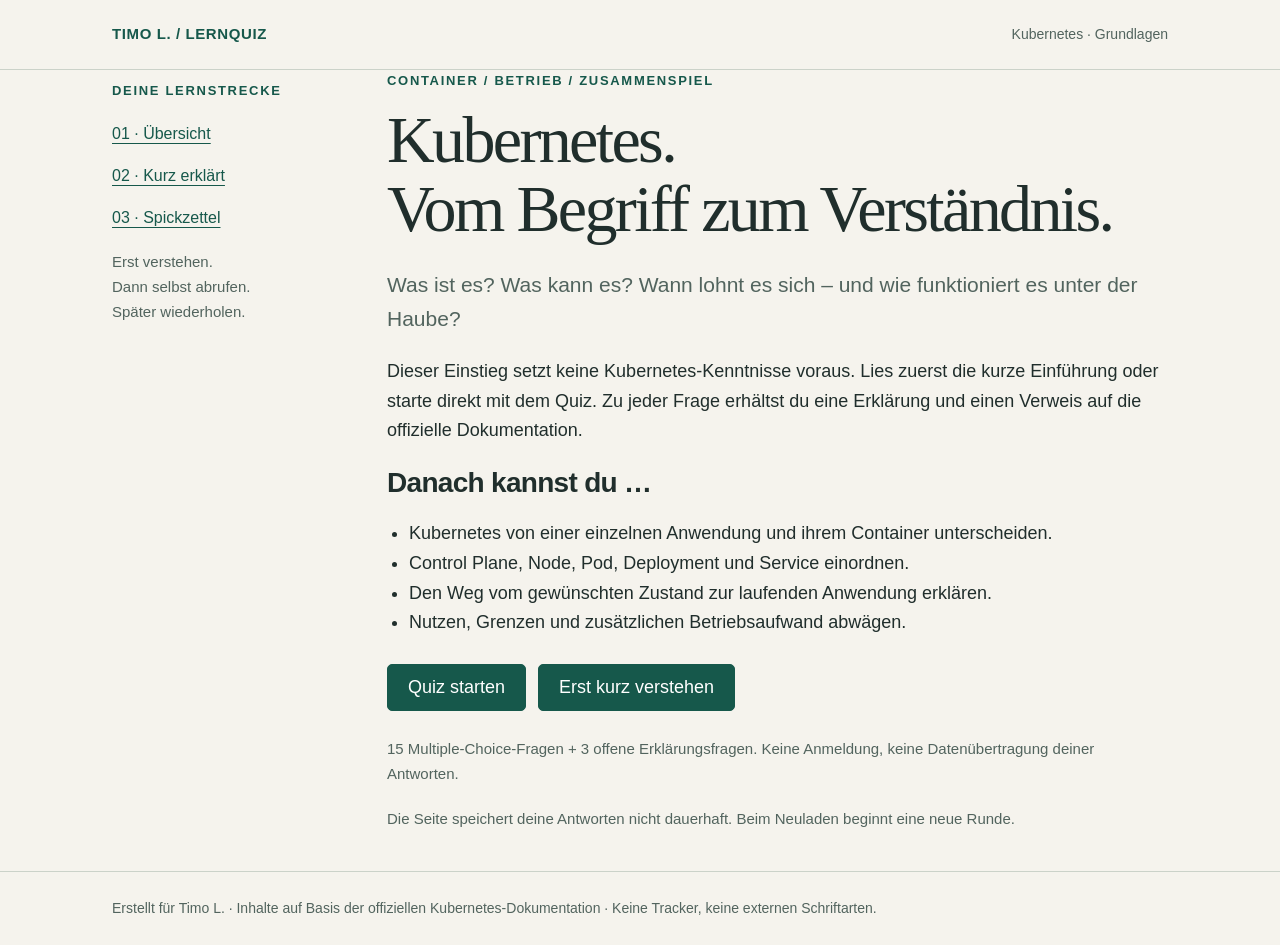
<file: quiz/kubernetes-grundlagen/index.html>
<!doctype html>
<html lang="de"><head><meta charset="utf-8"><meta name="viewport" content="width=device-width,initial-scale=1"><meta name="description" content="Kubernetes verstehen: kompakter Einstieg und interaktives Lernquiz mit 18 Fragen, erklärten Lösungen und Wiederholung."><title>Kubernetes verstehen · Lernquiz</title><link rel="icon" href="data:,"><link rel="stylesheet" href="assets/style.css"><script src="assets/app.js" defer></script></head>
<body><a class="skip" href="#content">Zum Inhalt</a><header><div class="shell"><a href="#" data-home class="brand">TIMO L. / LERNQUIZ</a><span class="meta">Kubernetes · Grundlagen</span></div></header>
<main id="content" class="shell"><div class="layout"><aside class="rail"><p class="eyebrow">Deine Lernstrecke</p><ol><li><a href="#" data-home>01 · Übersicht</a></li><li><a href="#primer" data-primer>02 · Kurz erklärt</a></li><li><a href="reference.html">03 · Spickzettel</a></li></ol><p class="hint">Erst verstehen.<br>Dann selbst abrufen.<br>Später wiederholen.</p></aside><div>
<section id="welcome"><p class="eyebrow">Container / Betrieb / Zusammenspiel</p><h1>Kubernetes.<br>Vom Begriff zum Verständnis.</h1><p class="lead">Was ist es? Was kann es? Wann lohnt es sich – und wie funktioniert es unter der Haube?</p><p>Dieser Einstieg setzt keine Kubernetes-Kenntnisse voraus. Lies zuerst die kurze Einführung oder starte direkt mit dem Quiz. Zu jeder Frage erhältst du eine Erklärung und einen Verweis auf die offizielle Dokumentation.</p><h2>Danach kannst du …</h2><ul class="goals"><li>Kubernetes von einer einzelnen Anwendung und ihrem Container unterscheiden.</li><li>Control Plane, Node, Pod, Deployment und Service einordnen.</li><li>Den Weg vom gewünschten Zustand zur laufenden Anwendung erklären.</li><li>Nutzen, Grenzen und zusätzlichen Betriebsaufwand abwägen.</li></ul><div class="actions"><button id="start" type="button" disabled>Quiz starten</button><a class="button" href="#primer" data-primer>Erst kurz verstehen</a></div><p id="load-status" class="hint" role="status">Fragen werden geladen …</p><p class="hint">Die Seite speichert deine Antworten nicht dauerhaft. Beim Neuladen beginnt eine neue Runde.</p><noscript>Für das interaktive Quiz bitte JavaScript aktivieren. Der <a href="reference.html">Spickzettel</a> funktioniert auch ohne JavaScript.</noscript></section>
<section id="primer" hidden><p class="eyebrow">Die kurze Einführung</p><h1>Du beschreibst das Ziel.<br>Kubernetes regelt nach.</h1><div class="lesson-section"><h2>1. Was ist Kubernetes?</h2><p><strong>Kubernetes ist eine Open-Source-Plattform zur Orchestrierung containerisierter Anwendungen.</strong> Ein Container verpackt eine Anwendung mit ihrer Laufzeitumgebung. Kubernetes koordiniert, auf welchen Maschinen solche Container laufen, wie viele Kopien benötigt werden und wie Änderungen kontrolliert ausgerollt werden.</p><p>Stell dir eine Webanwendung vor, die mehrfach laufen soll. Statt jede Instanz einzeln auf einem Server zu starten und nach Ausfällen händisch zu ersetzen, beschreibst du einen gewünschten Zustand. Kubernetes versucht fortlaufend, diesen Zustand herzustellen und zu erhalten.</p><p class="source">Quelle: <a href="https://kubernetes.io/docs/concepts/overview/">Kubernetes Overview</a></p></div>
<div class="lesson-section"><h2>2. Wofür braucht man es?</h2><p>Es hilft beim wiederholbaren Betrieb von Anwendungen: Pods verteilen, Replikate verwalten, Versionen schrittweise aktualisieren und Netzwerkzugänge bereitstellen. Eingerichtete Autoskalierung kann die Zahl der Replikate anhand von Lastmetriken anpassen. Mehr Replikate bedeuten allerdings nicht automatisch mehr verfügbare Server.</p><p><strong>Eigene Einordnung:</strong> Bei vielen Diensten, häufigen Updates und mehreren Betriebsverantwortlichen kann diese gemeinsame Steuerung nützlich sein. Für wenige einfache Anwendungen auf einem einzelnen Rechner kann ein einfacheres Container-Setup genügen. Kubernetes ist kein Selbstzweck: Der Nutzen muss den Aufwand für Betrieb und Fehlersuche rechtfertigen.</p><p class="source">Grundlagen: <a href="https://kubernetes.io/docs/concepts/overview/">Overview</a> und <a href="https://kubernetes.io/docs/concepts/workloads/autoscaling/horizontal-pod-autoscale/">Horizontal Pod Autoscaling</a>. Die Abwägung ist eine Orientierung, keine allgemeine Pflichtempfehlung.</p></div>
<div class="lesson-section"><h2>3. Welche Bausteine gibt es?</h2><dl class="terms"><dt>Cluster</dt><dd>Das Gesamtsystem aus Control Plane und Maschinen mit Worker-Rolle.</dd><dt>Control Plane</dt><dd>Steuert den Cluster. API-Server, Controller, Scheduler und der Zustandsdatenspeicher etcd übernehmen unterschiedliche Aufgaben.</dd><dt>Node</dt><dd>Eine ausführende Maschine, virtuell oder physisch. Dort laufen kubelet und Container-Runtime.</dd><dt>Pod</dt><dd>Kleinste bereitstellbare Einheit: ein oder mehrere eng zusammengehörende Container mit gemeinsamem Netzwerk und gegebenenfalls gemeinsam genutztem Speicher.</dd><dt>Deployment</dt><dd>Beschreibt für geeignete Anwendungen gewünschte Pod-Vorlage, Replikate und Update-Verhalten; verwaltet dafür ReplicaSets.</dd><dt>Service</dt><dd>Stabiler Netzwerkzugang zu einer ausgewählten Gruppe von Pods – unabhängig davon, welche einzelnen Pods gerade existieren.</dd></dl><p class="source">Quellen: <a href="https://kubernetes.io/docs/concepts/overview/components/">Komponenten</a>, <a href="https://kubernetes.io/docs/concepts/workloads/pods/">Pods</a>, <a href="https://kubernetes.io/docs/concepts/workloads/controllers/deployment/">Deployments</a>, <a href="https://kubernetes.io/docs/concepts/services-networking/service/">Services</a>.</p></div>
<div class="lesson-section"><h2>4. Wie wird daraus eine laufende App?</h2><div class="flow">Konfiguration → API-Server → Controller → Pods → Scheduler → Node mit kubelet + Runtime</div><ol><li>Du übermittelst ein Deployment, zum Beispiel mit dem Ziel „drei Replikate dieser Webanwendung“.</li><li>Die API nimmt die Konfiguration entgegen; der Cluster-Zustand wird gespeichert.</li><li>Deployment- und ReplicaSet-Controller veranlassen die notwendigen Pod-Objekte.</li><li>Der Scheduler ordnet neue Pods geeigneten Nodes zu.</li><li>Das kubelet des jeweiligen Nodes sorgt mit der Runtime dafür, dass die beschriebenen Container ausgeführt werden.</li><li>Die Regelkreise bleiben aktiv: Fehlt eine gewünschte Replik, wird Ersatz veranlasst. Fehlen Kapazität oder andere Voraussetzungen, kann ein Pod trotzdem nicht starten.</li></ol><p>Die Pfeile sind eine Lernvereinfachung. Die Komponenten kommunizieren über die Kubernetes-API; es ist keine einmalige direkte Befehlsübergabe von Komponente zu Komponente.</p><p class="source">Quellen: <a href="https://kubernetes.io/docs/concepts/overview/components/">Komponenten</a> und <a href="https://kubernetes.io/docs/concepts/architecture/controller/">Controller und Regelkreise</a>.</p></div>
<div class="lesson-section"><h2>5. Was passiert bei Problemen?</h2><p><strong>Readiness:</strong> Ist die Anwendung bereit für Anfragen? Schlägt die Prüfung fehl, soll der betroffene Pod keinen regulären Service-Traffic erhalten. <strong>Liveness:</strong> Muss ein Container wegen eines ungesunden Zustands neu gestartet werden? Das sind unterschiedliche Fragen – und Prüfungen müssen sinnvoll konfiguriert sein.</p><p><strong>Updates:</strong> Ein Rolling Update ersetzt alte Pods schrittweise. Das hilft beim kontrollierten Versionswechsel, ist aber keine Garantie für unterbrechungsfreien Betrieb.</p><p class="source">Quellen: <a href="https://kubernetes.io/docs/concepts/workloads/pods/probes/">Probes</a> und <a href="https://kubernetes.io/docs/concepts/workloads/controllers/deployment/">Deployments</a>.</p></div>
<div class="lesson-section"><h2>6. Wo liegen die Grenzen?</h2><p>Kubernetes schreibt und repariert nicht deine Anwendungslogik. Sicherheitsregeln, Überwachung, Backups und ein tragfähiges Cluster-Design bleiben Aufgaben des Betriebs. Persistenter Speicher ist kein Backup. Ein als Base64 dargestelltes Secret ist nicht dadurch verschlüsselt.</p><p class="source">Quellen: <a href="https://kubernetes.io/docs/concepts/overview/">Was Kubernetes nicht ist</a>, <a href="https://kubernetes.io/docs/concepts/storage/persistent-volumes/">Persistent Volumes</a>, <a href="https://kubernetes.io/docs/concepts/configuration/secret/">Secrets</a>.</p></div><div class="actions"><button id="start-after-primer" type="button" disabled>Jetzt Wissen abrufen</button><a class="button" href="reference.html">Spickzettel öffnen</a></div><p class="hint">Unklar? Frag deinen Agenten nach einer anderen Erklärung oder einem konkreten Beispiel.</p></section>
<section id="quiz" hidden><div class="quiz-top"><span id="question-count"></span><span id="question-topic"></span></div><label for="progress" class="hint">Beantwortete Fragen</label><progress id="progress" value="0" max="18"></progress><div class="panel"><form id="quiz-form"><fieldset><legend id="question-heading" tabindex="-1"></legend><div id="question-body"></div></fieldset><p id="status" role="alert"></p><div class="actions"><button id="check" type="submit">Antwort prüfen</button></div></form><div id="feedback" class="feedback" aria-live="polite" hidden></div><div class="actions"><button id="next" type="button" hidden>Nächste Frage</button></div></div><p class="hint">Offene Fragen bewertest du selbst anhand einer Musterlösung. Persönliche Antworten bleiben nur im Arbeitsspeicher dieser Seite.</p></section>
<section id="results" hidden><p class="eyebrow">Deine Auswertung</p><h1 id="results-heading" tabindex="-1">Was sitzt –<br>was braucht noch Zeit?</h1><div class="panel"><p class="results-number" id="score"></p><p id="score-note"></p><p class="hint" id="recall-score"></p></div><div id="review-summary" class="lesson-section"></div><div class="actions"><button id="repeat" type="button">Schwierige Fragen wiederholen</button><button id="restart" type="button" class="secondary">Alles neu starten</button><button id="back-home" type="button" class="secondary">Zur Übersicht</button></div><p>Vertiefe heute die unsicheren Begriffe. Versuche die Fragen morgen ohne Einführung erneut zu beantworten. Erkläre danach in eigenen Worten, wie Deployment, Scheduler, kubelet und Service zusammenarbeiten.</p><p><a href="reference.html">Zum Spickzettel mit allen Quellen</a></p><p class="hint">Du kannst deinen Agenten jederzeit um ein anschaulicheres Beispiel oder eine Folgelektion bitten.</p></section>
</div></div></main><footer><div class="shell">Erstellt für Timo L. · Inhalte auf Basis der offiziellen Kubernetes-Dokumentation · Keine Tracker, keine externen Schriftarten.</div></footer></body></html>
</file>
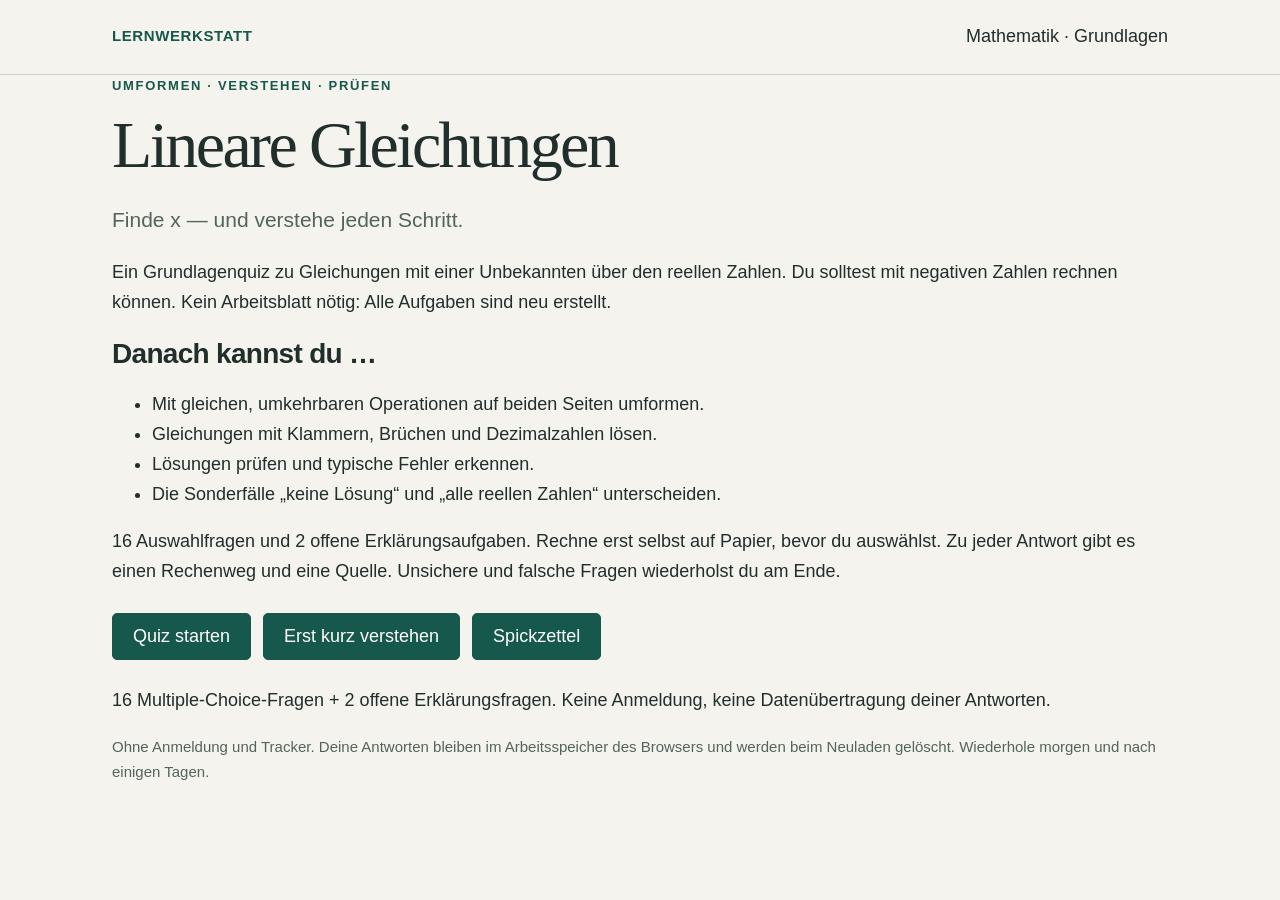
<file: quiz/lineare-gleichungen/index.html>
<!doctype html><html lang="de"><head><meta charset="utf-8"><meta name="viewport" content="width=device-width,initial-scale=1"><meta name="description" content="Lineare Gleichungen: Einführung, 18 Quizfragen, Rechenwege und Wiederholung."><title>Lineare Gleichungen · Lernquiz</title><link rel="icon" href="data:,"><link rel="stylesheet" href="assets/style.css"><script src="assets/sources.js" defer></script><script src="assets/app.js" defer></script></head><body><a class="skip" href="#content">Zum Inhalt</a><header><div class="shell"><a href="#" data-home class="brand">LERNWERKSTATT</a><span>Mathematik · Grundlagen</span></div></header><main id="content" class="shell"><section id="welcome"><p class="eyebrow">Umformen · Verstehen · Prüfen</p><h1>Lineare Gleichungen</h1><p class="lead">Finde x — und verstehe jeden Schritt.</p><p>Ein Grundlagenquiz zu Gleichungen mit einer Unbekannten über den reellen Zahlen. Du solltest mit negativen Zahlen rechnen können. Kein Arbeitsblatt nötig: Alle Aufgaben sind neu erstellt.</p><h2>Danach kannst du …</h2><ul><li>Mit gleichen, umkehrbaren Operationen auf beiden Seiten umformen.</li><li>Gleichungen mit Klammern, Brüchen und Dezimalzahlen lösen.</li><li>Lösungen prüfen und typische Fehler erkennen.</li><li>Die Sonderfälle „keine Lösung“ und „alle reellen Zahlen“ unterscheiden.</li></ul><p>16 Auswahlfragen und 2 offene Erklärungsaufgaben. Rechne erst selbst auf Papier, bevor du auswählst. Zu jeder Antwort gibt es einen Rechenweg und eine Quelle. Unsichere und falsche Fragen wiederholst du am Ende.</p><div class="actions"><button id="start" disabled>Quiz starten</button><a class="button" href="#primer" data-primer>Erst kurz verstehen</a><a class="button" href="reference.html">Spickzettel</a></div><p id="load-status" role="status">Fragen werden geladen …</p><p class="hint">Ohne Anmeldung und Tracker. Deine Antworten bleiben im Arbeitsspeicher des Browsers und werden beim Neuladen gelöscht. Wiederhole morgen und nach einigen Tagen.</p><noscript>Das Quiz benötigt JavaScript. Der Spickzettel funktioniert auch ohne JavaScript.</noscript></section><section id="primer" hidden><h1>Gleichgewicht erhalten</h1><section class="lesson-section" id="basics"><h2>1 · Gleichungen als Waage</h2><p>Eine Lösung macht beide Seiten gleich. Addiere oder subtrahiere auf beiden Seiten denselben Term. Ziel: x allein.</p><p class="source">Grundlage: <a href="https://openstax.org/books/elementary-algebra-2e/pages/2-1-solve-equations-using-the-subtraction-and-addition-properties-of-equality">OpenStax 2.1: Addieren, Subtrahieren und Probe</a></p></section><section class="lesson-section" id="divide"><h2>2 · Multiplizieren und Dividieren</h2><p>Du darfst beide Seiten mit derselben Zahl ungleich 0 multiplizieren oder durch sie teilen. Teile immer die ganze Seite, nicht nur einen Summanden.</p><p class="source">Grundlage: <a href="https://openstax.org/books/elementary-algebra-2e/pages/2-2-solve-equations-using-the-division-and-multiplication-properties-of-equality">OpenStax 2.2: Multiplizieren und Dividieren</a></p></section><section class="lesson-section" id="plan"><h2>3 · Klammern und Strategie</h2><p>Klammern auflösen, gleichartige Terme zusammenfassen, x-Terme auf einer Seite sammeln. Danach Zahlen auf die andere Seite bringen und den Faktor vor x entfernen. Sonderfälle: 0x = 0 gilt für alle reellen Zahlen; 0x = 7 für keine.</p><p class="source">Grundlage: <a href="https://openstax.org/books/elementary-algebra-2e/pages/2-4-use-a-general-strategy-to-solve-linear-equations">OpenStax 2.4: Lösungsstrategie und Lösungsfälle</a></p></section><section class="lesson-section" id="fraction"><h2>4 · Brüche und Dezimalzahlen</h2><p>Bei Brüchen kannst du beide Seiten vollständig mit einem gemeinsamen Nenner multiplizieren. Auch bei Dezimalzahlen müssen alle Summanden berücksichtigt werden.</p><p class="source">Grundlage: <a href="https://openstax.org/books/elementary-algebra-2e/pages/2-5-solve-equations-with-fractions-or-decimals">OpenStax 2.5: Brüche und Dezimalzahlen</a></p></section><section class="lesson-section" id="probe"><h2>5 · Die Probe</h2><p>Setze deinen gefundenen Wert in die ursprüngliche Gleichung ein. Sind beide Seiten gleich, ist er eine Lösung. Bei Sachaufgaben erst Variable und Einheit festlegen.</p><p class="source">Grundlage: <a href="https://openstax.org/books/elementary-algebra-2e/pages/2-1-solve-equations-using-the-subtraction-and-addition-properties-of-equality">OpenStax 2.1: Addieren, Subtrahieren und Probe</a></p></section><h2>Ein eigener Beispielweg</h2><div class="step math">2x − 3 = 13<br>Beidseits +3: 2x = 16<br>Beidseits ÷2: x = 8<br>Probe: 2 · 8 − 3 = 13 ✓</div><p>2x bedeutet 2 · x. x/4 bedeutet x geteilt durch 4. „Auf die andere Seite bringen“ ist nur eine Kurzform für eine konkrete Operation auf beiden Seiten.</p><p>Die Quellen sind englisch; Einführung, Aufgaben und Erklärungen hier sind deutsch. Primärlektüre: <a href="https://openstax.org/books/elementary-algebra-2e/pages/2-4-use-a-general-strategy-to-solve-linear-equations">OpenStax: allgemeine Lösungsstrategie</a>.</p><p>Wenn etwas unklar ist, frag deinen Agenten nach einem weiteren Beispiel.</p><div class="actions"><button id="start-after-primer" disabled>Jetzt selbst lösen</button><a href="reference.html">Spickzettel</a></div></section><section id="quiz" hidden><div class="quiz-top"><span id="question-count"></span><span id="question-topic"></span></div><label for="progress" class="hint">Beantwortete Fragen</label><progress id="progress" value="0" max="18"></progress><div class="panel"><form id="quiz-form"><fieldset><legend id="question-heading" tabindex="-1"></legend><div id="question-body"></div></fieldset><p id="status" role="alert"></p><div class="actions"><button id="check" type="submit">Antwort prüfen</button></div></form><div id="feedback" class="feedback" aria-live="polite" hidden></div><div class="actions"><button id="next" type="button" hidden>Nächste Frage</button></div></div><p class="hint">Offene Fragen bewertest du selbst anhand einer Musterlösung. Persönliche Antworten bleiben nur im Arbeitsspeicher dieser Seite.</p></section>
<section id="results" hidden><p class="eyebrow">Deine Auswertung</p><h1 id="results-heading" tabindex="-1">Was sitzt –<br>was braucht noch Zeit?</h1><div class="panel"><p class="results-number" id="score"></p><p id="score-note"></p><p class="hint" id="recall-score"></p></div><div id="review-summary" class="lesson-section"></div><div class="actions"><button id="repeat" type="button">Schwierige Fragen wiederholen</button><button id="restart" type="button" class="secondary">Alles neu starten</button><button id="back-home" type="button" class="secondary">Zur Übersicht</button></div><p>Vertiefe heute die unsicheren Begriffe. Versuche die Fragen morgen ohne Einführung erneut zu beantworten. Erkläre danach ohne Vorlage, warum die gleiche Operation auf beiden Seiten nötig ist. Löse eine ähnliche Gleichung mit anderen Zahlen.</p><p><a href="reference.html">Zum Spickzettel mit allen Quellen</a></p><p class="hint">Du kannst deinen Agenten jederzeit um ein anschaulicheres Beispiel oder eine Folgelektion bitten.</p></section></main></body></html>
</file>
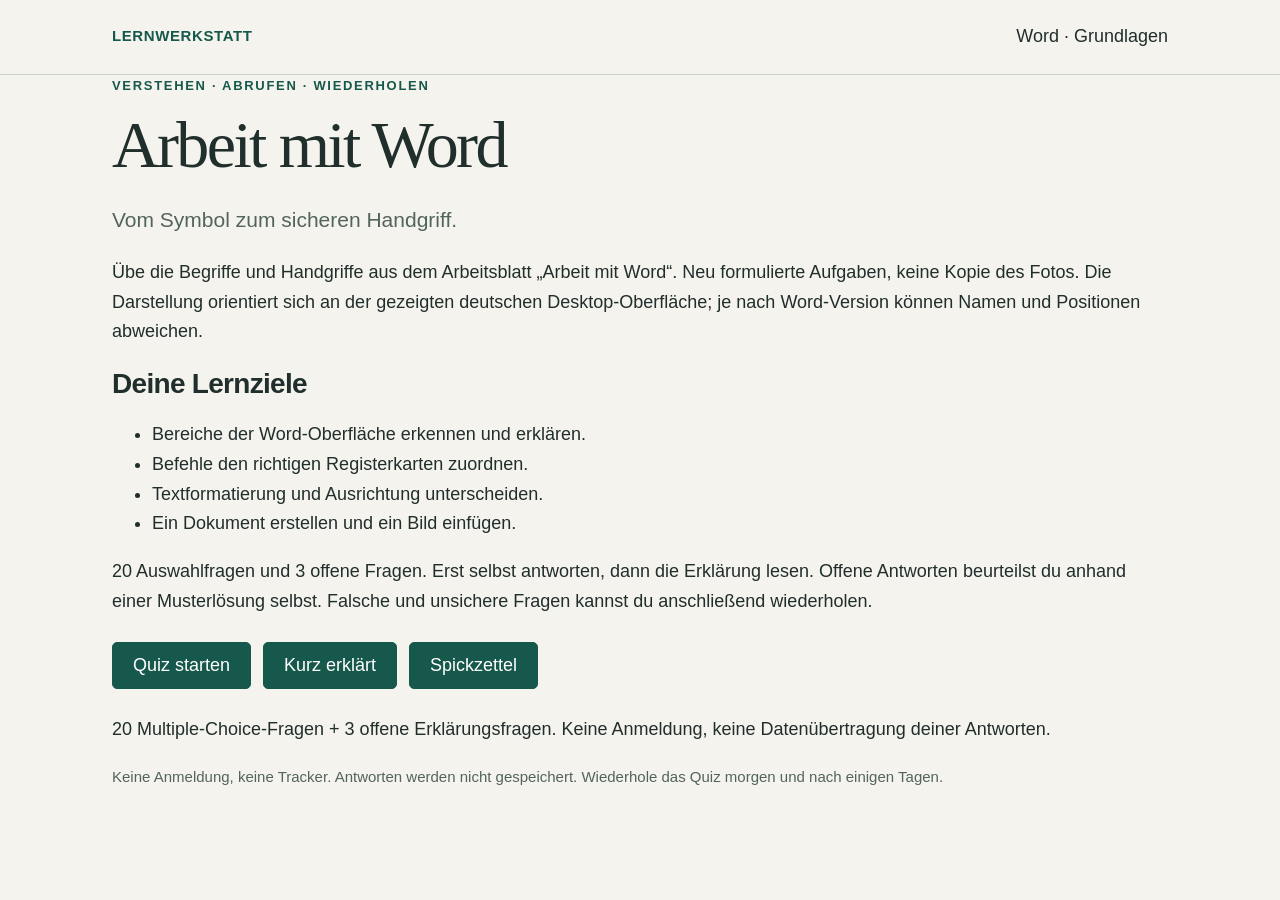
<file: quiz/word-grundlagen/index.html>
<!doctype html><html lang="de"><head><meta charset="utf-8"><meta name="viewport" content="width=device-width,initial-scale=1"><title>Arbeit mit Word · Lernquiz</title><link rel="icon" href="data:,"><link rel="stylesheet" href="assets/style.css"><script src="assets/app.js" defer></script></head><body><a class="skip" href="#content">Zum Inhalt</a><header><div class="shell"><a href="#" data-home class="brand">LERNWERKSTATT</a><span>Word · Grundlagen</span></div></header><main id="content" class="shell"><section id="welcome"><p class="eyebrow">Verstehen · Abrufen · Wiederholen</p><h1>Arbeit mit Word</h1><p class="lead">Vom Symbol zum sicheren Handgriff.</p><p>Übe die Begriffe und Handgriffe aus dem Arbeitsblatt „Arbeit mit Word“. Neu formulierte Aufgaben, keine Kopie des Fotos. Die Darstellung orientiert sich an der gezeigten deutschen Desktop-Oberfläche; je nach Word-Version können Namen und Positionen abweichen.</p><h2>Deine Lernziele</h2><ul><li>Bereiche der Word-Oberfläche erkennen und erklären.</li><li>Befehle den richtigen Registerkarten zuordnen.</li><li>Textformatierung und Ausrichtung unterscheiden.</li><li>Ein Dokument erstellen und ein Bild einfügen.</li></ul><p>20 Auswahlfragen und 3 offene Fragen. Erst selbst antworten, dann die Erklärung lesen. Offene Antworten beurteilst du anhand einer Musterlösung selbst. Falsche und unsichere Fragen kannst du anschließend wiederholen.</p><div class="actions"><button id="start" disabled>Quiz starten</button><a class="button" href="#primer" data-primer>Kurz erklärt</a><a class="button" href="reference.html">Spickzettel</a></div><p id="load-status" role="status">Fragen werden geladen …</p><p class="hint">Keine Anmeldung, keine Tracker. Antworten werden nicht gespeichert. Wiederhole das Quiz morgen und nach einigen Tagen.</p><noscript>Für das Quiz ist JavaScript nötig; der Spickzettel funktioniert auch ohne JavaScript.</noscript></section><section id="primer" hidden><h1>Kurz erklärt</h1><h2>1 · Orientierung</h2><p>Titelleiste: Dokumentname. Menüband: Befehle nach Registerkarten. Schnellzugriff: häufige Befehle. Lineal: Einzüge und Tabstopps. Statuszeile: Seiten- und Wortinformationen. Bildlaufleiste: sichtbaren Ausschnitt verschieben. Zoom: Bildschirmvergrößerung. Ansichtsschaltflächen: Ansichtsmodus wechseln. Fenstersteuerung: minimieren, maximieren oder schließen.</p><h2>2 · Der passende Ort</h2><p><strong>Start</strong>: Schriftart, Absätze, Ausrichtung, Aufzählungen. <strong>Einfügen</strong>: Tabellen, Bilder, Formen, Diagramme. <strong>Layout</strong>: Seitenränder und Hoch-/Querformat. <strong>Entwurf</strong>: Dokumentdesign.</p><h2>3 · Text gestalten</h2><p>F = fett, K = kursiv, U = unterstrichen. A mit Farbbalken = Schriftfarbe. Links- und rechtsbündig richten an einem Rand aus; zentriert bedeutet mittig; Blocksatz richtet gewöhnlich an beiden Rändern aus. Weitere Möglichkeiten: Schriftgröße, Schriftart, Zeilenabstand, Aufzählung.</p><h2>4 · Handgriffe merken</h2><p>Diskette = Speichern, Drucker = Drucken. Rückgängig nimmt eine Aktion zurück; Wiederherstellen führt eine zurückgenommene Aktion erneut aus. „Wiederholen“ kann je nach Kontext die letzte Aktion erneut ausführen. Neues Dokument: Word öffnen → Leeres Dokument → schreiben. Bild: Einfügen → Bilder → Datei auswählen → Einfügen.</p><p>Grundlage: Arbeitsblatt, Aufgaben 1–5. Ergänzend: <a href="https://support.microsoft.com/de-de/word/training/create-a-document-in-word">Microsoft: Dokument erstellen</a> und <a href="https://support.microsoft.com/de-de/word/align-or-justify-text-in-word">Microsoft: Text ausrichten</a>.</p><p>Unklar? Frag deinen Agenten nach einem Beispiel.</p><div class="actions"><button id="start-after-primer" disabled>Jetzt Wissen abrufen</button><a href="reference.html">Spickzettel</a></div></section><section id="quiz" hidden><div class="quiz-top"><span id="question-count"></span><span id="question-topic"></span></div><label for="progress" class="hint">Beantwortete Fragen</label><progress id="progress" value="0" max="18"></progress><div class="panel"><form id="quiz-form"><fieldset><legend id="question-heading" tabindex="-1"></legend><div id="question-body"></div></fieldset><p id="status" role="alert"></p><div class="actions"><button id="check" type="submit">Antwort prüfen</button></div></form><div id="feedback" class="feedback" aria-live="polite" hidden></div><div class="actions"><button id="next" type="button" hidden>Nächste Frage</button></div></div><p class="hint">Offene Fragen bewertest du selbst anhand einer Musterlösung. Persönliche Antworten bleiben nur im Arbeitsspeicher dieser Seite.</p></section>
<section id="results" hidden><p class="eyebrow">Deine Auswertung</p><h1 id="results-heading" tabindex="-1">Was sitzt –<br>was braucht noch Zeit?</h1><div class="panel"><p class="results-number" id="score"></p><p id="score-note"></p><p class="hint" id="recall-score"></p></div><div id="review-summary" class="lesson-section"></div><div class="actions"><button id="repeat" type="button">Schwierige Fragen wiederholen</button><button id="restart" type="button" class="secondary">Alles neu starten</button><button id="back-home" type="button" class="secondary">Zur Übersicht</button></div><p>Vertiefe heute die unsicheren Begriffe. Versuche die Fragen morgen ohne Einführung erneut zu beantworten. Erkläre danach in eigenen Worten, wie du ein neues Word-Dokument erstellst, Text formatierst und ein Bild einfügst.</p><p><a href="reference.html">Zum Spickzettel mit allen Quellen</a></p><p class="hint">Du kannst deinen Agenten jederzeit um ein anschaulicheres Beispiel oder eine Folgelektion bitten.</p></section></main></body></html>
</file>
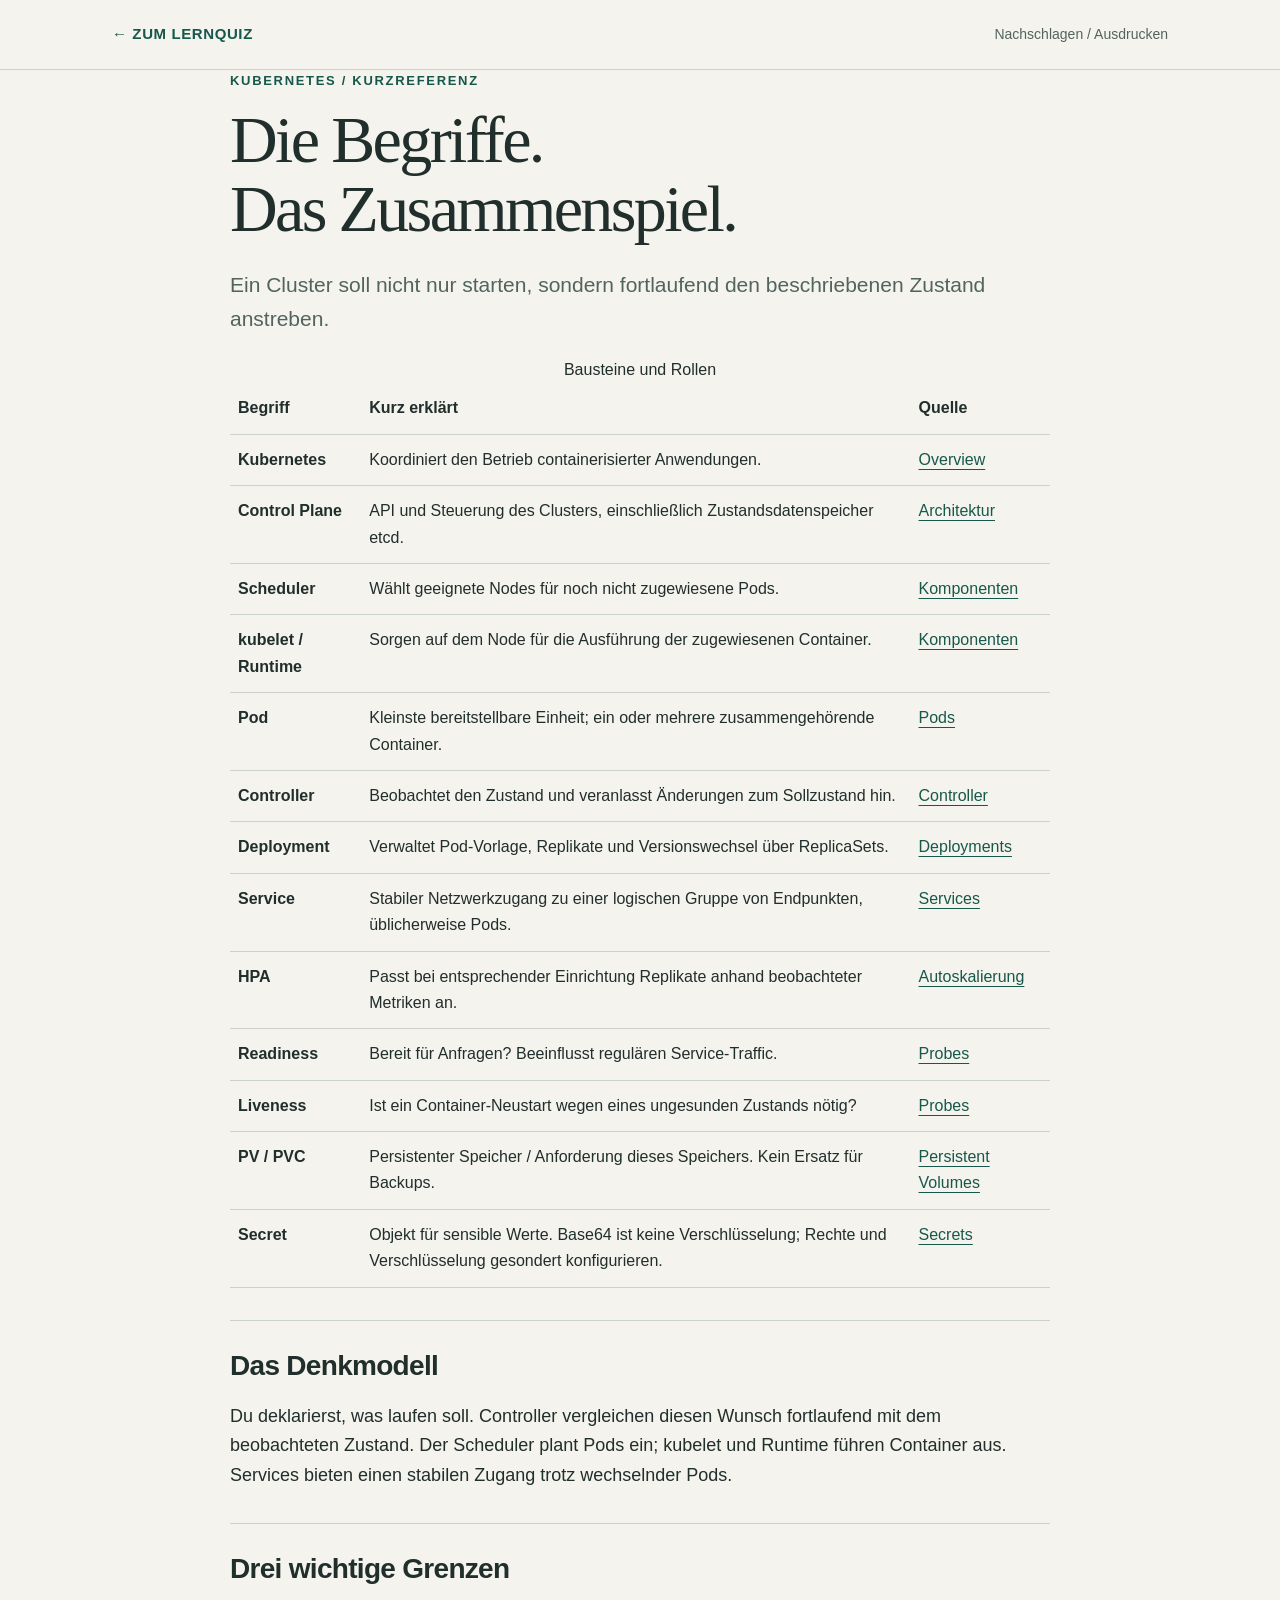
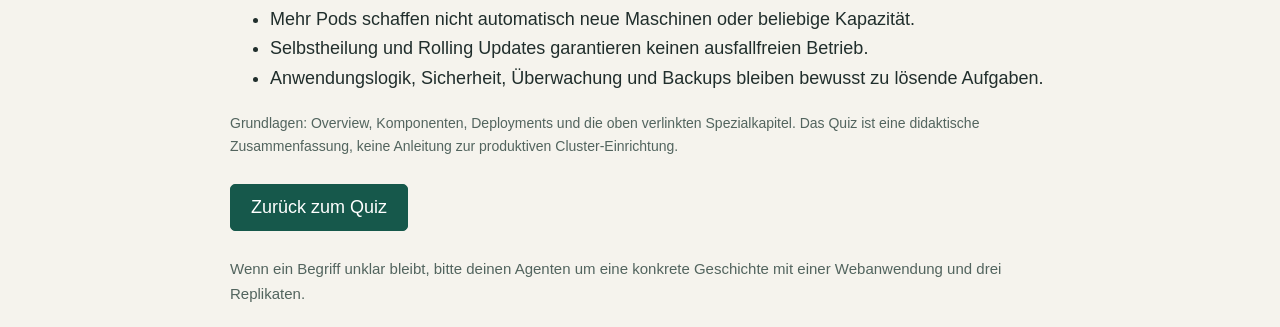
<file: quiz/kubernetes-grundlagen/reference.html>
<!doctype html><html lang="de"><head><meta charset="utf-8"><meta name="viewport" content="width=device-width,initial-scale=1"><title>Kubernetes · Spickzettel und Quellen</title><link rel="icon" href="data:,"><link rel="stylesheet" href="assets/style.css"></head><body><header><div class="shell"><a class="brand" href="index.html">← ZUM LERNQUIZ</a><span class="meta">Nachschlagen / Ausdrucken</span></div></header><main class="shell"><article class="reference"><p class="eyebrow">Kubernetes / Kurzreferenz</p><h1>Die Begriffe.<br>Das Zusammenspiel.</h1><p class="lead">Ein Cluster soll nicht nur starten, sondern fortlaufend den beschriebenen Zustand anstreben.</p><table><caption>Bausteine und Rollen</caption><thead><tr><th scope="col">Begriff</th><th scope="col">Kurz erklärt</th><th scope="col">Quelle</th></tr></thead><tbody><tr><th scope="row">Kubernetes</th><td>Koordiniert den Betrieb containerisierter Anwendungen.</td><td><a href="https://kubernetes.io/docs/concepts/overview/">Overview</a></td></tr><tr><th scope="row">Control Plane</th><td>API und Steuerung des Clusters, einschließlich Zustandsdatenspeicher etcd.</td><td><a href="https://kubernetes.io/docs/concepts/architecture/">Architektur</a></td></tr><tr><th scope="row">Scheduler</th><td>Wählt geeignete Nodes für noch nicht zugewiesene Pods.</td><td><a href="https://kubernetes.io/docs/concepts/overview/components/">Komponenten</a></td></tr><tr><th scope="row">kubelet / Runtime</th><td>Sorgen auf dem Node für die Ausführung der zugewiesenen Container.</td><td><a href="https://kubernetes.io/docs/concepts/overview/components/">Komponenten</a></td></tr><tr><th scope="row">Pod</th><td>Kleinste bereitstellbare Einheit; ein oder mehrere zusammengehörende Container.</td><td><a href="https://kubernetes.io/docs/concepts/workloads/pods/">Pods</a></td></tr><tr><th scope="row">Controller</th><td>Beobachtet den Zustand und veranlasst Änderungen zum Sollzustand hin.</td><td><a href="https://kubernetes.io/docs/concepts/architecture/controller/">Controller</a></td></tr><tr><th scope="row">Deployment</th><td>Verwaltet Pod-Vorlage, Replikate und Versionswechsel über ReplicaSets.</td><td><a href="https://kubernetes.io/docs/concepts/workloads/controllers/deployment/">Deployments</a></td></tr><tr><th scope="row">Service</th><td>Stabiler Netzwerkzugang zu einer logischen Gruppe von Endpunkten, üblicherweise Pods.</td><td><a href="https://kubernetes.io/docs/concepts/services-networking/service/">Services</a></td></tr><tr><th scope="row">HPA</th><td>Passt bei entsprechender Einrichtung Replikate anhand beobachteter Metriken an.</td><td><a href="https://kubernetes.io/docs/concepts/workloads/autoscaling/horizontal-pod-autoscale/">Autoskalierung</a></td></tr><tr><th scope="row">Readiness</th><td>Bereit für Anfragen? Beeinflusst regulären Service-Traffic.</td><td><a href="https://kubernetes.io/docs/concepts/workloads/pods/probes/">Probes</a></td></tr><tr><th scope="row">Liveness</th><td>Ist ein Container-Neustart wegen eines ungesunden Zustands nötig?</td><td><a href="https://kubernetes.io/docs/concepts/workloads/pods/probes/">Probes</a></td></tr><tr><th scope="row">PV / PVC</th><td>Persistenter Speicher / Anforderung dieses Speichers. Kein Ersatz für Backups.</td><td><a href="https://kubernetes.io/docs/concepts/storage/persistent-volumes/">Persistent Volumes</a></td></tr><tr><th scope="row">Secret</th><td>Objekt für sensible Werte. Base64 ist keine Verschlüsselung; Rechte und Verschlüsselung gesondert konfigurieren.</td><td><a href="https://kubernetes.io/docs/concepts/configuration/secret/">Secrets</a></td></tr></tbody></table><h2 class="lesson-section">Das Denkmodell</h2><p>Du deklarierst, was laufen soll. Controller vergleichen diesen Wunsch fortlaufend mit dem beobachteten Zustand. Der Scheduler plant Pods ein; kubelet und Runtime führen Container aus. Services bieten einen stabilen Zugang trotz wechselnder Pods.</p><h2 class="lesson-section">Drei wichtige Grenzen</h2><ul><li>Mehr Pods schaffen nicht automatisch neue Maschinen oder beliebige Kapazität.</li><li>Selbstheilung und Rolling Updates garantieren keinen ausfallfreien Betrieb.</li><li>Anwendungslogik, Sicherheit, Überwachung und Backups bleiben bewusst zu lösende Aufgaben.</li></ul><p class="source">Grundlagen: Overview, Komponenten, Deployments und die oben verlinkten Spezialkapitel. Das Quiz ist eine didaktische Zusammenfassung, keine Anleitung zur produktiven Cluster-Einrichtung.</p><div class="actions"><a class="button" href="index.html">Zurück zum Quiz</a></div><p class="hint">Wenn ein Begriff unklar bleibt, bitte deinen Agenten um eine konkrete Geschichte mit einer Webanwendung und drei Replikaten.</p></article></main></body></html>
</file>
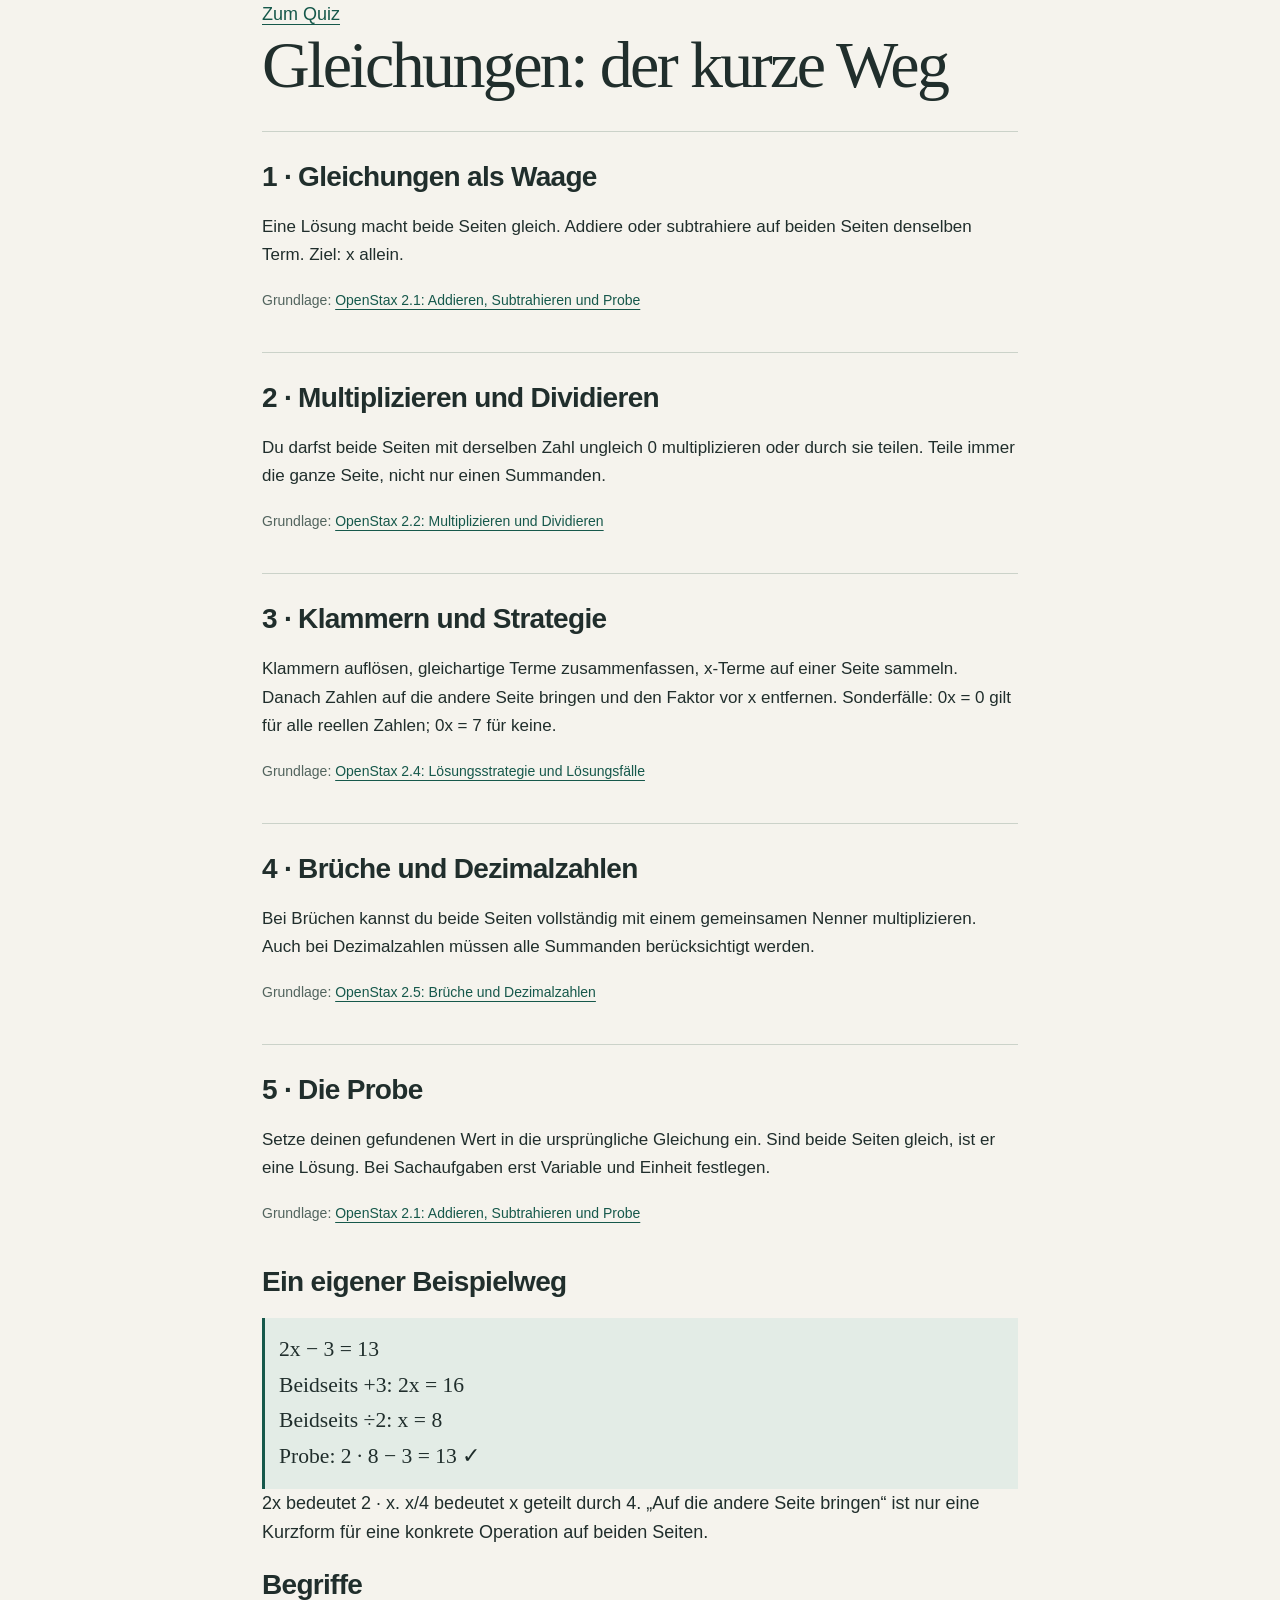
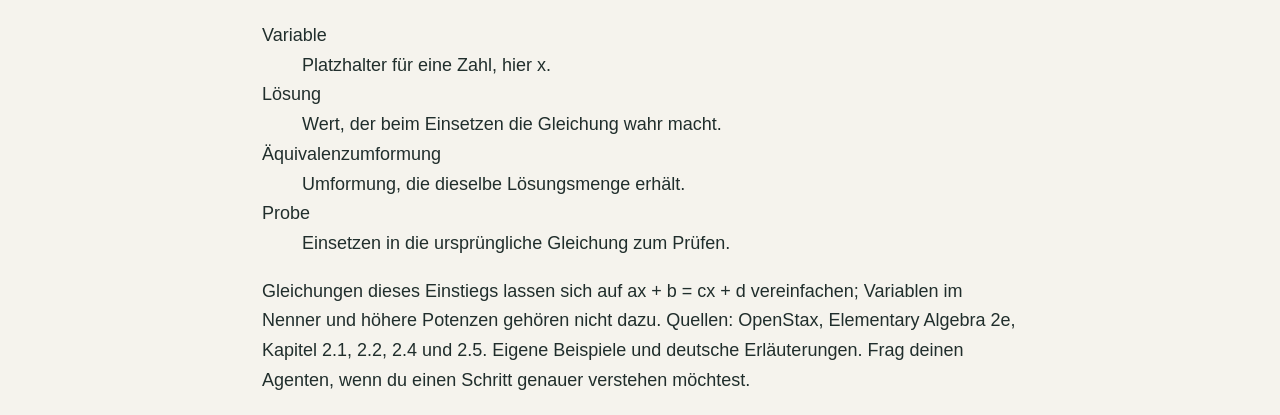
<file: quiz/lineare-gleichungen/reference.html>
<!doctype html><html lang="de"><head><meta charset="utf-8"><meta name="viewport" content="width=device-width,initial-scale=1"><title>Lineare Gleichungen · Spickzettel</title><link rel="stylesheet" href="assets/style.css"></head><body><main class="shell reference"><a href="index.html">Zum Quiz</a><h1>Gleichungen: der kurze Weg</h1><section class="lesson-section" id="basics"><h2>1 · Gleichungen als Waage</h2><p>Eine Lösung macht beide Seiten gleich. Addiere oder subtrahiere auf beiden Seiten denselben Term. Ziel: x allein.</p><p class="source">Grundlage: <a href="https://openstax.org/books/elementary-algebra-2e/pages/2-1-solve-equations-using-the-subtraction-and-addition-properties-of-equality">OpenStax 2.1: Addieren, Subtrahieren und Probe</a></p></section><section class="lesson-section" id="divide"><h2>2 · Multiplizieren und Dividieren</h2><p>Du darfst beide Seiten mit derselben Zahl ungleich 0 multiplizieren oder durch sie teilen. Teile immer die ganze Seite, nicht nur einen Summanden.</p><p class="source">Grundlage: <a href="https://openstax.org/books/elementary-algebra-2e/pages/2-2-solve-equations-using-the-division-and-multiplication-properties-of-equality">OpenStax 2.2: Multiplizieren und Dividieren</a></p></section><section class="lesson-section" id="plan"><h2>3 · Klammern und Strategie</h2><p>Klammern auflösen, gleichartige Terme zusammenfassen, x-Terme auf einer Seite sammeln. Danach Zahlen auf die andere Seite bringen und den Faktor vor x entfernen. Sonderfälle: 0x = 0 gilt für alle reellen Zahlen; 0x = 7 für keine.</p><p class="source">Grundlage: <a href="https://openstax.org/books/elementary-algebra-2e/pages/2-4-use-a-general-strategy-to-solve-linear-equations">OpenStax 2.4: Lösungsstrategie und Lösungsfälle</a></p></section><section class="lesson-section" id="fraction"><h2>4 · Brüche und Dezimalzahlen</h2><p>Bei Brüchen kannst du beide Seiten vollständig mit einem gemeinsamen Nenner multiplizieren. Auch bei Dezimalzahlen müssen alle Summanden berücksichtigt werden.</p><p class="source">Grundlage: <a href="https://openstax.org/books/elementary-algebra-2e/pages/2-5-solve-equations-with-fractions-or-decimals">OpenStax 2.5: Brüche und Dezimalzahlen</a></p></section><section class="lesson-section" id="probe"><h2>5 · Die Probe</h2><p>Setze deinen gefundenen Wert in die ursprüngliche Gleichung ein. Sind beide Seiten gleich, ist er eine Lösung. Bei Sachaufgaben erst Variable und Einheit festlegen.</p><p class="source">Grundlage: <a href="https://openstax.org/books/elementary-algebra-2e/pages/2-1-solve-equations-using-the-subtraction-and-addition-properties-of-equality">OpenStax 2.1: Addieren, Subtrahieren und Probe</a></p></section><h2>Ein eigener Beispielweg</h2><div class="step math">2x − 3 = 13<br>Beidseits +3: 2x = 16<br>Beidseits ÷2: x = 8<br>Probe: 2 · 8 − 3 = 13 ✓</div><p>2x bedeutet 2 · x. x/4 bedeutet x geteilt durch 4. „Auf die andere Seite bringen“ ist nur eine Kurzform für eine konkrete Operation auf beiden Seiten.</p><h2>Begriffe</h2><dl><dt>Variable</dt><dd>Platzhalter für eine Zahl, hier x.</dd><dt>Lösung</dt><dd>Wert, der beim Einsetzen die Gleichung wahr macht.</dd><dt>Äquivalenzumformung</dt><dd>Umformung, die dieselbe Lösungsmenge erhält.</dd><dt>Probe</dt><dd>Einsetzen in die ursprüngliche Gleichung zum Prüfen.</dd></dl><p>Gleichungen dieses Einstiegs lassen sich auf ax + b = cx + d vereinfachen; Variablen im Nenner und höhere Potenzen gehören nicht dazu. Quellen: OpenStax, Elementary Algebra 2e, Kapitel 2.1, 2.2, 2.4 und 2.5. Eigene Beispiele und deutsche Erläuterungen. Frag deinen Agenten, wenn du einen Schritt genauer verstehen möchtest.</p></main></body></html>
</file>
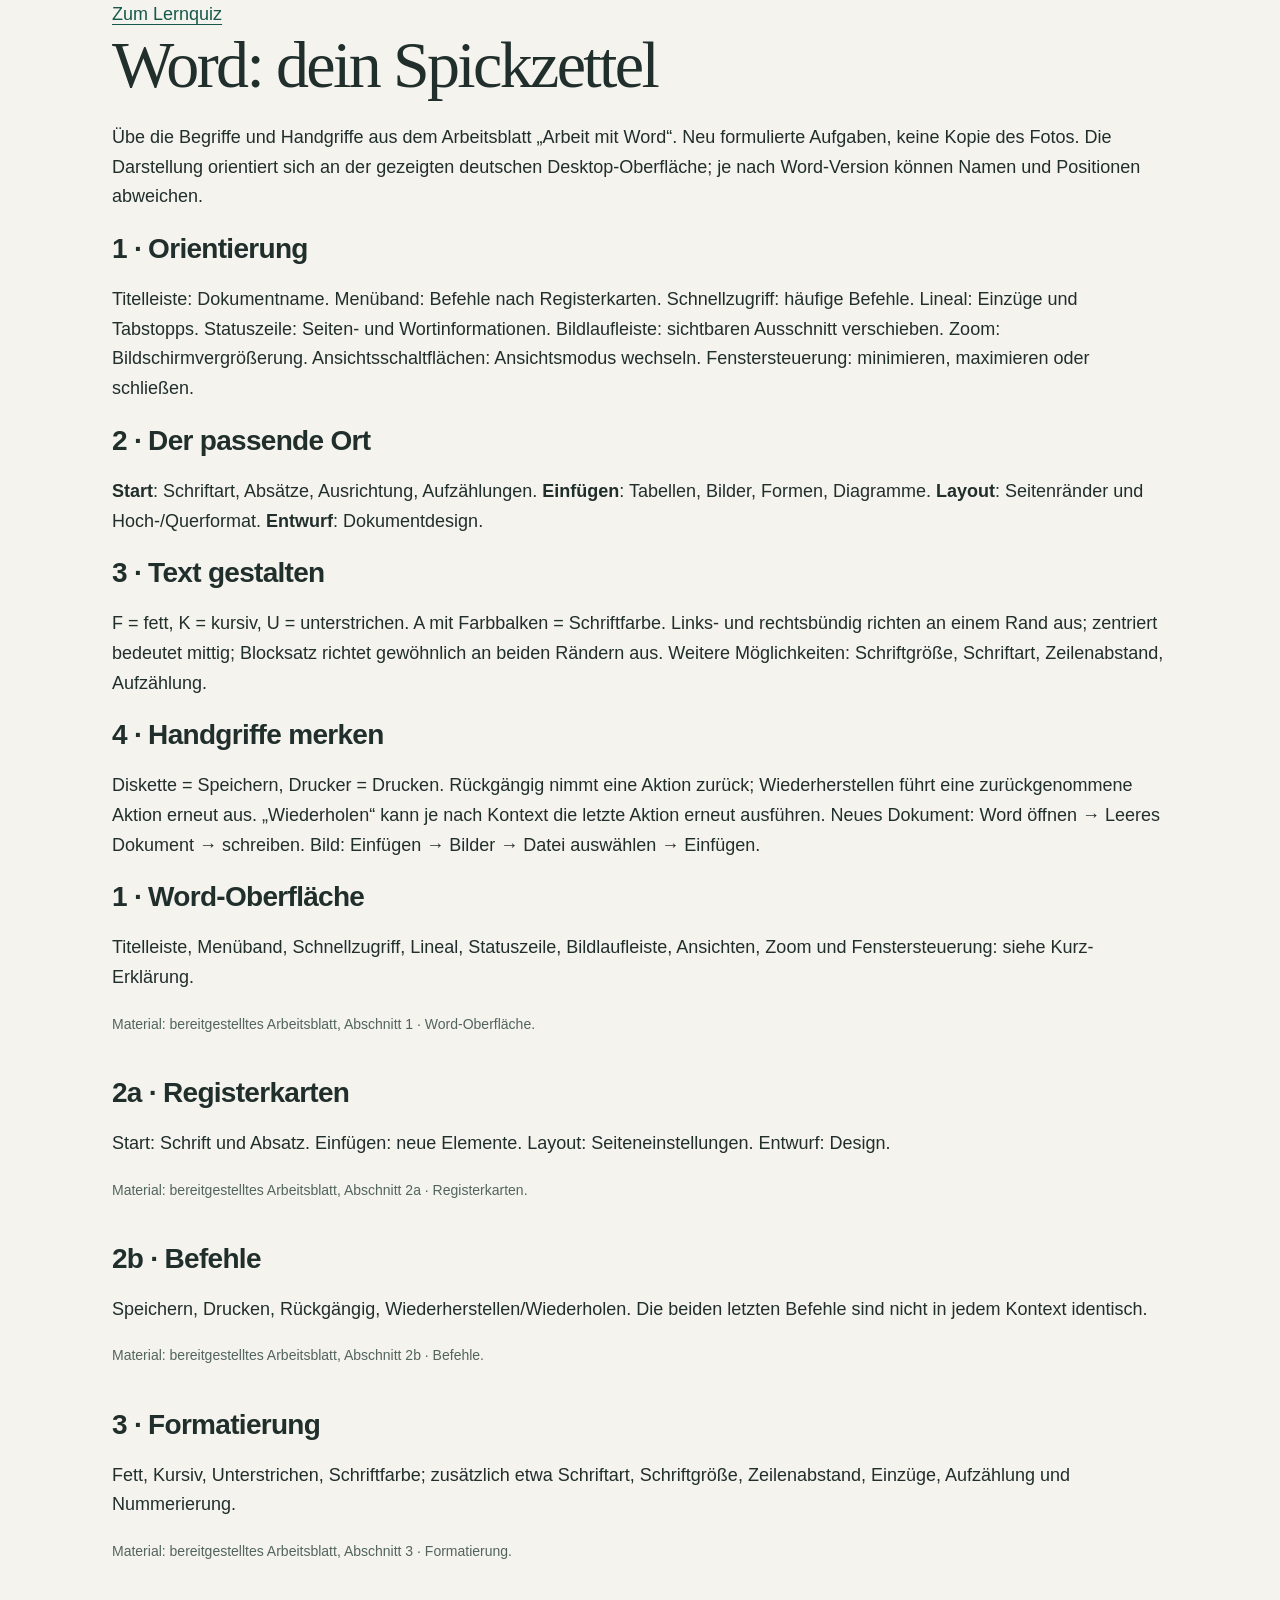
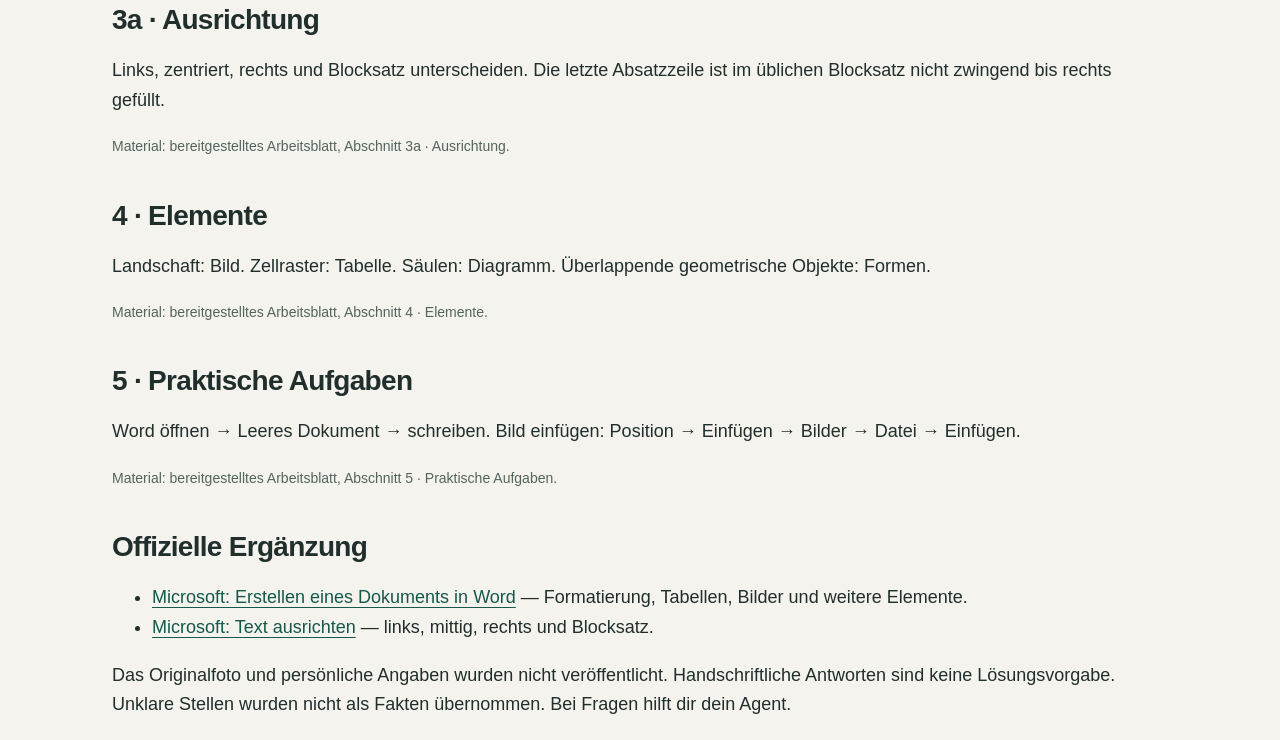
<file: quiz/word-grundlagen/reference.html>
<!doctype html><html lang="de"><head><meta charset="utf-8"><meta name="viewport" content="width=device-width,initial-scale=1"><title>Word · Spickzettel</title><link rel="stylesheet" href="assets/style.css"></head><body><main class="shell"><a href="index.html">Zum Lernquiz</a><h1>Word: dein Spickzettel</h1><p>Übe die Begriffe und Handgriffe aus dem Arbeitsblatt „Arbeit mit Word“. Neu formulierte Aufgaben, keine Kopie des Fotos. Die Darstellung orientiert sich an der gezeigten deutschen Desktop-Oberfläche; je nach Word-Version können Namen und Positionen abweichen.</p><h2>1 · Orientierung</h2><p>Titelleiste: Dokumentname. Menüband: Befehle nach Registerkarten. Schnellzugriff: häufige Befehle. Lineal: Einzüge und Tabstopps. Statuszeile: Seiten- und Wortinformationen. Bildlaufleiste: sichtbaren Ausschnitt verschieben. Zoom: Bildschirmvergrößerung. Ansichtsschaltflächen: Ansichtsmodus wechseln. Fenstersteuerung: minimieren, maximieren oder schließen.</p><h2>2 · Der passende Ort</h2><p><strong>Start</strong>: Schriftart, Absätze, Ausrichtung, Aufzählungen. <strong>Einfügen</strong>: Tabellen, Bilder, Formen, Diagramme. <strong>Layout</strong>: Seitenränder und Hoch-/Querformat. <strong>Entwurf</strong>: Dokumentdesign.</p><h2>3 · Text gestalten</h2><p>F = fett, K = kursiv, U = unterstrichen. A mit Farbbalken = Schriftfarbe. Links- und rechtsbündig richten an einem Rand aus; zentriert bedeutet mittig; Blocksatz richtet gewöhnlich an beiden Rändern aus. Weitere Möglichkeiten: Schriftgröße, Schriftart, Zeilenabstand, Aufzählung.</p><h2>4 · Handgriffe merken</h2><p>Diskette = Speichern, Drucker = Drucken. Rückgängig nimmt eine Aktion zurück; Wiederherstellen führt eine zurückgenommene Aktion erneut aus. „Wiederholen“ kann je nach Kontext die letzte Aktion erneut ausführen. Neues Dokument: Word öffnen → Leeres Dokument → schreiben. Bild: Einfügen → Bilder → Datei auswählen → Einfügen.</p><section id="surface"><h2>1 · Word-Oberfläche</h2><p>Titelleiste, Menüband, Schnellzugriff, Lineal, Statuszeile, Bildlaufleiste, Ansichten, Zoom und Fenstersteuerung: siehe Kurz-Erklärung.</p><p class="source">Material: bereitgestelltes Arbeitsblatt, Abschnitt 1 · Word-Oberfläche.</p></section><section id="tabs"><h2>2a · Registerkarten</h2><p>Start: Schrift und Absatz. Einfügen: neue Elemente. Layout: Seiteneinstellungen. Entwurf: Design.</p><p class="source">Material: bereitgestelltes Arbeitsblatt, Abschnitt 2a · Registerkarten.</p></section><section id="commands"><h2>2b · Befehle</h2><p>Speichern, Drucken, Rückgängig, Wiederherstellen/Wiederholen. Die beiden letzten Befehle sind nicht in jedem Kontext identisch.</p><p class="source">Material: bereitgestelltes Arbeitsblatt, Abschnitt 2b · Befehle.</p></section><section id="format"><h2>3 · Formatierung</h2><p>Fett, Kursiv, Unterstrichen, Schriftfarbe; zusätzlich etwa Schriftart, Schriftgröße, Zeilenabstand, Einzüge, Aufzählung und Nummerierung.</p><p class="source">Material: bereitgestelltes Arbeitsblatt, Abschnitt 3 · Formatierung.</p></section><section id="align"><h2>3a · Ausrichtung</h2><p>Links, zentriert, rechts und Blocksatz unterscheiden. Die letzte Absatzzeile ist im üblichen Blocksatz nicht zwingend bis rechts gefüllt.</p><p class="source">Material: bereitgestelltes Arbeitsblatt, Abschnitt 3a · Ausrichtung.</p></section><section id="elements"><h2>4 · Elemente</h2><p>Landschaft: Bild. Zellraster: Tabelle. Säulen: Diagramm. Überlappende geometrische Objekte: Formen.</p><p class="source">Material: bereitgestelltes Arbeitsblatt, Abschnitt 4 · Elemente.</p></section><section id="practice"><h2>5 · Praktische Aufgaben</h2><p>Word öffnen → Leeres Dokument → schreiben. Bild einfügen: Position → Einfügen → Bilder → Datei → Einfügen.</p><p class="source">Material: bereitgestelltes Arbeitsblatt, Abschnitt 5 · Praktische Aufgaben.</p></section><h2>Offizielle Ergänzung</h2><ul><li><a href="https://support.microsoft.com/de-de/word/training/create-a-document-in-word">Microsoft: Erstellen eines Dokuments in Word</a> — Formatierung, Tabellen, Bilder und weitere Elemente.</li><li><a href="https://support.microsoft.com/de-de/word/align-or-justify-text-in-word">Microsoft: Text ausrichten</a> — links, mittig, rechts und Blocksatz.</li></ul><p>Das Originalfoto und persönliche Angaben wurden nicht veröffentlicht. Handschriftliche Antworten sind keine Lösungsvorgabe. Unklare Stellen wurden nicht als Fakten übernommen. Bei Fragen hilft dir dein Agent.</p></main></body></html>
</file>
<file: quiz/kubernetes-grundlagen/assets/style.css>
:root{--paper:#f5f3ed;--surface:#fffefa;--ink:#202e2c;--muted:#52645e;--line:#cbd2c9;--accent:#16584b;--soft:#e3ece6;--bad:#88362e;--good:#23613a}*{box-sizing:border-box}body{margin:0;background:var(--paper);color:var(--ink);font:18px/1.65 'Segoe UI',Arial,sans-serif}a{color:var(--accent);text-underline-offset:4px}a:hover{text-decoration-thickness:2px}button,input,textarea{font:inherit}button,.button{min-height:46px;border:1px solid var(--accent);border-radius:5px;padding:10px 20px;background:var(--accent);color:#fff;cursor:pointer;text-decoration:none;display:inline-flex;align-items:center;justify-content:center;line-height:1.4}button:hover,.button:hover{background:#103f36}button.secondary{background:transparent;color:var(--accent)}button.secondary:hover{background:var(--soft)}button:disabled{opacity:.5;cursor:not-allowed}button:focus-visible,a:focus-visible,input:focus-visible,textarea:focus-visible,summary:focus-visible{outline:3px solid #a25812;outline-offset:4px}[hidden]{display:none!important}.shell{max-width:1120px;margin:auto;padding:0 32px}header{border-bottom:1px solid var(--line);padding:22px 0}header .shell{display:flex;justify-content:space-between;gap:20px;align-items:center}.brand{font-weight:700;text-decoration:none;letter-spacing:.04em;font-size:15px}.meta{color:var(--muted);font-size:14px}main{padding-top:50px;padding-bottom:60px}.layout{display:grid;grid-template-columns:220px minmax(0,1fr);gap:55px}.rail{padding-top:10px}.rail ol{padding-left:0;list-style:none}.rail li{margin:12px 0}.rail a{font-size:16px}.eyebrow{text-transform:uppercase;letter-spacing:.13em;font-size:13px;font-weight:700;color:var(--accent);margin:0 0 14px}h1,h2,h3{line-height:1.18;letter-spacing:-.025em}h1{font:normal clamp(38px,6vw,66px)/1.05 Georgia,serif;letter-spacing:-.04em;margin:0 0 24px}h2{font-size:28px;margin:0 0 20px}h3{font-size:21px;margin:28px 0 10px}p{margin:0 0 20px}.lead{font-size:21px;color:var(--muted);max-width:760px}.actions{display:flex;flex-wrap:wrap;gap:12px;margin:26px 0}.goals{padding-left:22px}.panel{background:var(--surface);border:1px solid var(--line);padding:30px;border-radius:7px}section{margin-bottom:40px}.lesson-section{border-top:1px solid var(--line);padding-top:28px;margin-top:32px}.lesson-section p,.lesson-section li{font-size:17px}.source{font-size:14px!important;color:var(--muted)}.flow{padding:20px;background:var(--soft);font:16px/1.7 'Cascadia Code',Consolas,monospace;overflow-wrap:anywhere}.terms{display:grid;grid-template-columns:140px 1fr;gap:12px 18px;font-size:16px}.terms dt{font-weight:700}.terms dd{margin:0}progress{width:100%;height:9px;accent-color:var(--accent);display:block;margin:10px 0 28px}.quiz-top{display:flex;justify-content:space-between;gap:15px;font-size:14px;color:var(--muted)}fieldset{border:0;margin:0;padding:0}legend{font-size:26px;font-weight:650;line-height:1.3;padding:0;margin:0 0 24px}.option{display:flex;align-items:flex-start;gap:13px;border:1px solid var(--line);padding:14px;margin:10px 0;cursor:pointer;border-radius:5px;background:white}.option:has(input:checked){border-color:var(--accent);background:var(--soft)}.option input{flex-shrink:0;margin-top:7px;width:18px;height:18px;accent-color:var(--accent)}textarea{width:100%;min-height:150px;padding:14px;border:1px solid var(--line);border-radius:5px;background:white;color:var(--ink);resize:vertical}.feedback{margin-top:24px;border-top:2px solid var(--accent);padding-top:22px}.feedback h3{margin-top:0}.feedback .verdict{font-weight:700}.correct{color:var(--good)}.incorrect{color:var(--bad)}.review-list{padding-left:20px;font-size:16px}.results-number{font:normal 50px/1.2 Georgia,serif;margin:12px 0}.muted{color:var(--muted)}footer{border-top:1px solid var(--line);padding:25px 0;font-size:14px;color:var(--muted)}.reference{max-width:820px;margin:auto}.skip{position:absolute;left:12px;top:-100px;padding:10px;background:white}.skip:focus{top:10px}table{width:100%;border-collapse:collapse;font-size:16px}th,td{text-align:left;vertical-align:top;border-bottom:1px solid var(--line);padding:12px 8px}.hint{font-size:15px;color:var(--muted)}summary{cursor:pointer;font-weight:600;min-height:44px;padding:8px 0}details{border-top:1px solid var(--line);padding:12px 0}#status:empty{display:none}#status{color:var(--bad);font-weight:600}#question-heading:focus,#results-heading:focus{outline:none}@media(max-width:760px){.shell{padding:0 20px}.layout{grid-template-columns:1fr;gap:12px}.rail{border-bottom:1px solid var(--line);padding-bottom:12px;margin-bottom:18px}.rail ol{display:flex;list-style:none;padding:0;flex-wrap:wrap;gap:16px;margin:0}.rail li{margin:0}.rail .hint{display:none}main{padding-top:30px}.panel{padding:22px}.terms{grid-template-columns:1fr;gap:4px}.terms dd{margin-bottom:14px}legend{font-size:23px}header .meta{display:none}}@media print{body{background:white;font-size:12pt}.rail,header,.actions,button,#quiz,footer{display:none!important}.layout{display:block}.shell{max-width:none;padding:0}h1{font-size:30pt}.panel{border:0;padding:0}details{break-inside:avoid}.lesson-section{break-inside:avoid}a{color:inherit}main{padding:0}}
</file>
<file: quiz/lineare-gleichungen/assets/style.css>
:root{--paper:#f5f3ed;--surface:#fffefa;--ink:#202e2c;--muted:#52645e;--line:#cbd2c9;--accent:#16584b;--soft:#e3ece6;--bad:#88362e;--good:#23613a}*{box-sizing:border-box}body{margin:0;background:var(--paper);color:var(--ink);font:18px/1.65 'Segoe UI',Arial,sans-serif}a{color:var(--accent);text-underline-offset:4px}a:hover{text-decoration-thickness:2px}button,input,textarea{font:inherit}button,.button{min-height:46px;border:1px solid var(--accent);border-radius:5px;padding:10px 20px;background:var(--accent);color:#fff;cursor:pointer;text-decoration:none;display:inline-flex;align-items:center;justify-content:center;line-height:1.4}button:hover,.button:hover{background:#103f36}button.secondary{background:transparent;color:var(--accent)}button.secondary:hover{background:var(--soft)}button:disabled{opacity:.5;cursor:not-allowed}button:focus-visible,a:focus-visible,input:focus-visible,textarea:focus-visible,summary:focus-visible{outline:3px solid #a25812;outline-offset:4px}[hidden]{display:none!important}.shell{max-width:1120px;margin:auto;padding:0 32px}header{border-bottom:1px solid var(--line);padding:22px 0}header .shell{display:flex;justify-content:space-between;gap:20px;align-items:center}.brand{font-weight:700;text-decoration:none;letter-spacing:.04em;font-size:15px}.meta{color:var(--muted);font-size:14px}main{padding-top:50px;padding-bottom:60px}.layout{display:grid;grid-template-columns:220px minmax(0,1fr);gap:55px}.rail{padding-top:10px}.rail ol{padding-left:0;list-style:none}.rail li{margin:12px 0}.rail a{font-size:16px}.eyebrow{text-transform:uppercase;letter-spacing:.13em;font-size:13px;font-weight:700;color:var(--accent);margin:0 0 14px}h1,h2,h3{line-height:1.18;letter-spacing:-.025em}h1{font:normal clamp(38px,6vw,66px)/1.05 Georgia,serif;letter-spacing:-.04em;margin:0 0 24px}h2{font-size:28px;margin:0 0 20px}h3{font-size:21px;margin:28px 0 10px}p{margin:0 0 20px}.lead{font-size:21px;color:var(--muted);max-width:760px}.actions{display:flex;flex-wrap:wrap;gap:12px;margin:26px 0}.goals{padding-left:22px}.panel{background:var(--surface);border:1px solid var(--line);padding:30px;border-radius:7px}section{margin-bottom:40px}.lesson-section{border-top:1px solid var(--line);padding-top:28px;margin-top:32px}.lesson-section p,.lesson-section li{font-size:17px}.source{font-size:14px!important;color:var(--muted)}.flow{padding:20px;background:var(--soft);font:16px/1.7 'Cascadia Code',Consolas,monospace;overflow-wrap:anywhere}.terms{display:grid;grid-template-columns:140px 1fr;gap:12px 18px;font-size:16px}.terms dt{font-weight:700}.terms dd{margin:0}progress{width:100%;height:9px;accent-color:var(--accent);display:block;margin:10px 0 28px}.quiz-top{display:flex;justify-content:space-between;gap:15px;font-size:14px;color:var(--muted)}fieldset{border:0;margin:0;padding:0}legend{font-size:26px;font-weight:650;line-height:1.3;padding:0;margin:0 0 24px}.option{display:flex;align-items:flex-start;gap:13px;border:1px solid var(--line);padding:14px;margin:10px 0;cursor:pointer;border-radius:5px;background:white}.option:has(input:checked){border-color:var(--accent);background:var(--soft)}.option input{flex-shrink:0;margin-top:7px;width:18px;height:18px;accent-color:var(--accent)}textarea{width:100%;min-height:150px;padding:14px;border:1px solid var(--line);border-radius:5px;background:white;color:var(--ink);resize:vertical}.feedback{margin-top:24px;border-top:2px solid var(--accent);padding-top:22px}.feedback h3{margin-top:0}.feedback .verdict{font-weight:700}.correct{color:var(--good)}.incorrect{color:var(--bad)}.review-list{padding-left:20px;font-size:16px}.results-number{font:normal 50px/1.2 Georgia,serif;margin:12px 0}.muted{color:var(--muted)}footer{border-top:1px solid var(--line);padding:25px 0;font-size:14px;color:var(--muted)}.reference{max-width:820px;margin:auto}.skip{position:absolute;left:12px;top:-100px;padding:10px;background:white}.skip:focus{top:10px}table{width:100%;border-collapse:collapse;font-size:16px}th,td{text-align:left;vertical-align:top;border-bottom:1px solid var(--line);padding:12px 8px}.hint{font-size:15px;color:var(--muted)}summary{cursor:pointer;font-weight:600;min-height:44px;padding:8px 0}details{border-top:1px solid var(--line);padding:12px 0}#status:empty{display:none}#status{color:var(--bad);font-weight:600}#question-heading:focus,#results-heading:focus{outline:none}@media(max-width:760px){.shell{padding:0 20px}.layout{grid-template-columns:1fr;gap:12px}.rail{border-bottom:1px solid var(--line);padding-bottom:12px;margin-bottom:18px}.rail ol{display:flex;list-style:none;padding:0;flex-wrap:wrap;gap:16px;margin:0}.rail li{margin:0}.rail .hint{display:none}main{padding-top:30px}.panel{padding:22px}.terms{grid-template-columns:1fr;gap:4px}.terms dd{margin-bottom:14px}legend{font-size:23px}header .meta{display:none}}@media print{body{background:white;font-size:12pt}.rail,header,.actions,button,#quiz,footer{display:none!important}.layout{display:block}.shell{max-width:none;padding:0}h1{font-size:30pt}.panel{border:0;padding:0}details{break-inside:avoid}.lesson-section{break-inside:avoid}a{color:inherit}main{padding:0}}

.math{font-family:Georgia,serif;font-size:1.2em;overflow-wrap:anywhere}.step{padding:14px;border-left:3px solid var(--accent);background:var(--soft)}
</file>
<file: quiz/word-grundlagen/assets/style.css>
:root{--paper:#f5f3ed;--surface:#fffefa;--ink:#202e2c;--muted:#52645e;--line:#cbd2c9;--accent:#16584b;--soft:#e3ece6;--bad:#88362e;--good:#23613a}*{box-sizing:border-box}body{margin:0;background:var(--paper);color:var(--ink);font:18px/1.65 'Segoe UI',Arial,sans-serif}a{color:var(--accent);text-underline-offset:4px}a:hover{text-decoration-thickness:2px}button,input,textarea{font:inherit}button,.button{min-height:46px;border:1px solid var(--accent);border-radius:5px;padding:10px 20px;background:var(--accent);color:#fff;cursor:pointer;text-decoration:none;display:inline-flex;align-items:center;justify-content:center;line-height:1.4}button:hover,.button:hover{background:#103f36}button.secondary{background:transparent;color:var(--accent)}button.secondary:hover{background:var(--soft)}button:disabled{opacity:.5;cursor:not-allowed}button:focus-visible,a:focus-visible,input:focus-visible,textarea:focus-visible,summary:focus-visible{outline:3px solid #a25812;outline-offset:4px}[hidden]{display:none!important}.shell{max-width:1120px;margin:auto;padding:0 32px}header{border-bottom:1px solid var(--line);padding:22px 0}header .shell{display:flex;justify-content:space-between;gap:20px;align-items:center}.brand{font-weight:700;text-decoration:none;letter-spacing:.04em;font-size:15px}.meta{color:var(--muted);font-size:14px}main{padding-top:50px;padding-bottom:60px}.layout{display:grid;grid-template-columns:220px minmax(0,1fr);gap:55px}.rail{padding-top:10px}.rail ol{padding-left:0;list-style:none}.rail li{margin:12px 0}.rail a{font-size:16px}.eyebrow{text-transform:uppercase;letter-spacing:.13em;font-size:13px;font-weight:700;color:var(--accent);margin:0 0 14px}h1,h2,h3{line-height:1.18;letter-spacing:-.025em}h1{font:normal clamp(38px,6vw,66px)/1.05 Georgia,serif;letter-spacing:-.04em;margin:0 0 24px}h2{font-size:28px;margin:0 0 20px}h3{font-size:21px;margin:28px 0 10px}p{margin:0 0 20px}.lead{font-size:21px;color:var(--muted);max-width:760px}.actions{display:flex;flex-wrap:wrap;gap:12px;margin:26px 0}.goals{padding-left:22px}.panel{background:var(--surface);border:1px solid var(--line);padding:30px;border-radius:7px}section{margin-bottom:40px}.lesson-section{border-top:1px solid var(--line);padding-top:28px;margin-top:32px}.lesson-section p,.lesson-section li{font-size:17px}.source{font-size:14px!important;color:var(--muted)}.flow{padding:20px;background:var(--soft);font:16px/1.7 'Cascadia Code',Consolas,monospace;overflow-wrap:anywhere}.terms{display:grid;grid-template-columns:140px 1fr;gap:12px 18px;font-size:16px}.terms dt{font-weight:700}.terms dd{margin:0}progress{width:100%;height:9px;accent-color:var(--accent);display:block;margin:10px 0 28px}.quiz-top{display:flex;justify-content:space-between;gap:15px;font-size:14px;color:var(--muted)}fieldset{border:0;margin:0;padding:0}legend{font-size:26px;font-weight:650;line-height:1.3;padding:0;margin:0 0 24px}.option{display:flex;align-items:flex-start;gap:13px;border:1px solid var(--line);padding:14px;margin:10px 0;cursor:pointer;border-radius:5px;background:white}.option:has(input:checked){border-color:var(--accent);background:var(--soft)}.option input{flex-shrink:0;margin-top:7px;width:18px;height:18px;accent-color:var(--accent)}textarea{width:100%;min-height:150px;padding:14px;border:1px solid var(--line);border-radius:5px;background:white;color:var(--ink);resize:vertical}.feedback{margin-top:24px;border-top:2px solid var(--accent);padding-top:22px}.feedback h3{margin-top:0}.feedback .verdict{font-weight:700}.correct{color:var(--good)}.incorrect{color:var(--bad)}.review-list{padding-left:20px;font-size:16px}.results-number{font:normal 50px/1.2 Georgia,serif;margin:12px 0}.muted{color:var(--muted)}footer{border-top:1px solid var(--line);padding:25px 0;font-size:14px;color:var(--muted)}.reference{max-width:820px;margin:auto}.skip{position:absolute;left:12px;top:-100px;padding:10px;background:white}.skip:focus{top:10px}table{width:100%;border-collapse:collapse;font-size:16px}th,td{text-align:left;vertical-align:top;border-bottom:1px solid var(--line);padding:12px 8px}.hint{font-size:15px;color:var(--muted)}summary{cursor:pointer;font-weight:600;min-height:44px;padding:8px 0}details{border-top:1px solid var(--line);padding:12px 0}#status:empty{display:none}#status{color:var(--bad);font-weight:600}#question-heading:focus,#results-heading:focus{outline:none}@media(max-width:760px){.shell{padding:0 20px}.layout{grid-template-columns:1fr;gap:12px}.rail{border-bottom:1px solid var(--line);padding-bottom:12px;margin-bottom:18px}.rail ol{display:flex;list-style:none;padding:0;flex-wrap:wrap;gap:16px;margin:0}.rail li{margin:0}.rail .hint{display:none}main{padding-top:30px}.panel{padding:22px}.terms{grid-template-columns:1fr;gap:4px}.terms dd{margin-bottom:14px}legend{font-size:23px}header .meta{display:none}}@media print{body{background:white;font-size:12pt}.rail,header,.actions,button,#quiz,footer{display:none!important}.layout{display:block}.shell{max-width:none;padding:0}h1{font-size:30pt}.panel{border:0;padding:0}details{break-inside:avoid}.lesson-section{break-inside:avoid}a{color:inherit}main{padding:0}}
</file>
